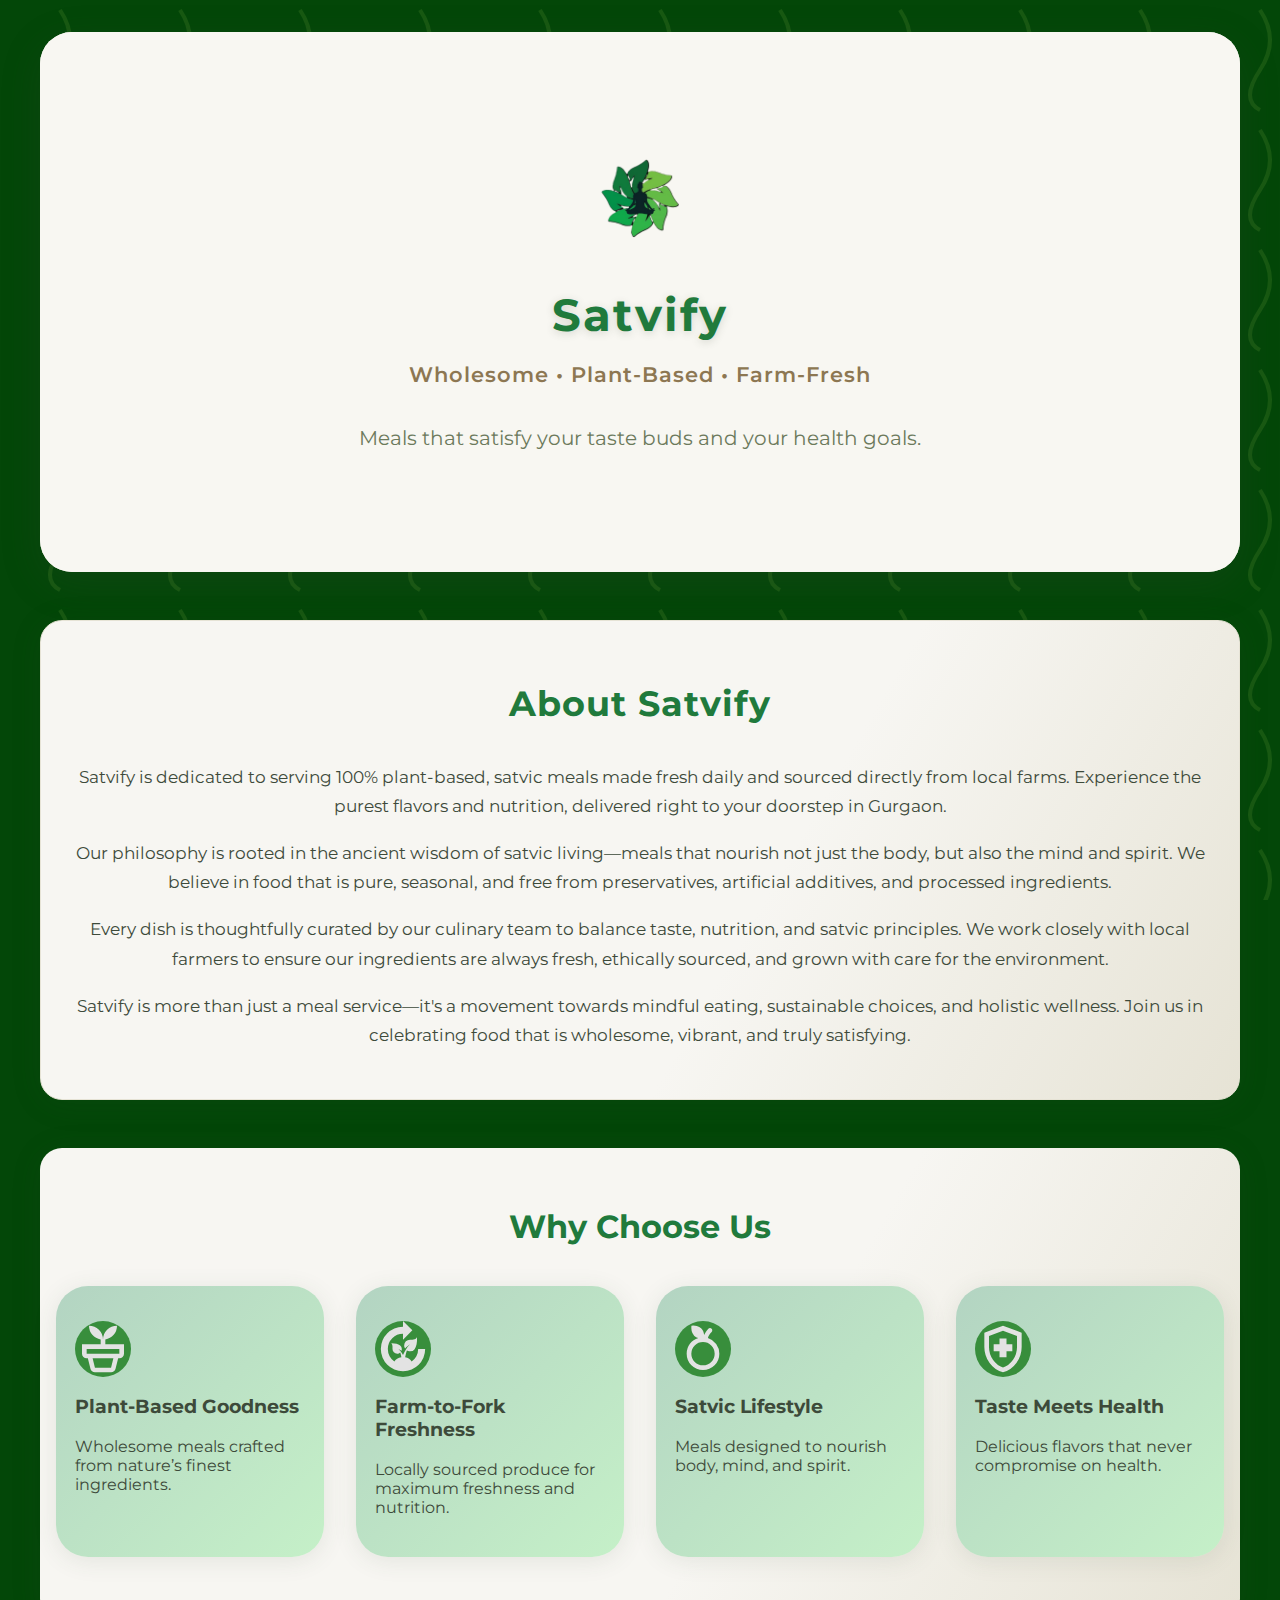
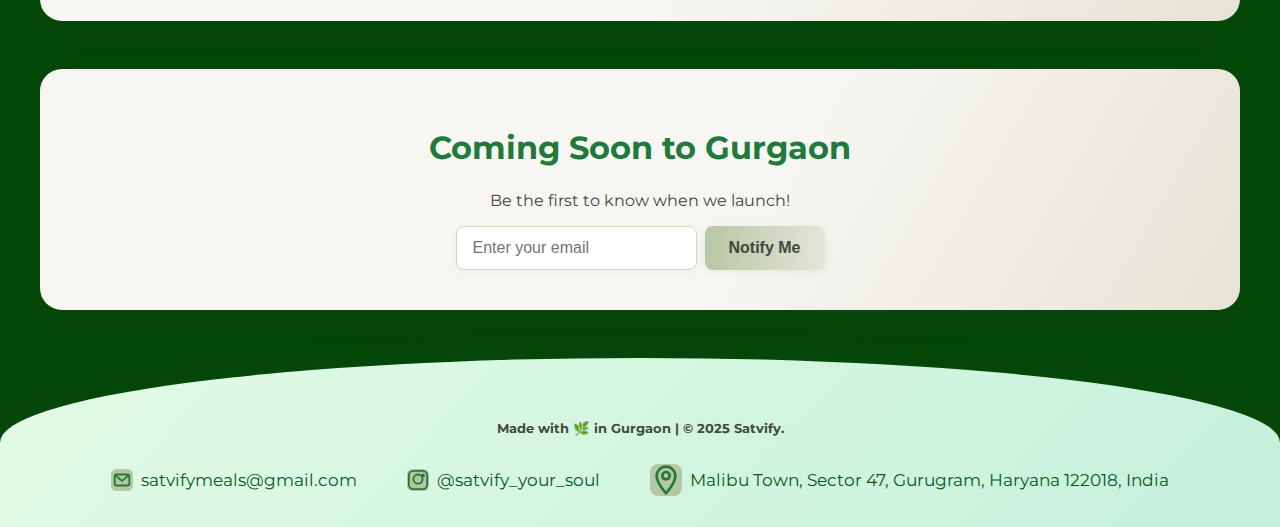
<file: index.html>
<!DOCTYPE html>
<html lang="en">
<head>
  <meta charset="UTF-8">
  <meta name="viewport" content="width=device-width, initial-scale=1.0">
  <title>Satvify — Wholesome, Plant-Based, Farm-Fresh Meals</title>
  <link rel="preconnect" href="https://fonts.googleapis.com">
  <link rel="preconnect" href="https://fonts.gstatic.com" crossorigin>
  <link href="https://fonts.googleapis.com/css2?family=Montserrat:wght@400;600;700&display=swap" rel="stylesheet">
  <link rel="stylesheet" href="styles.css">
  
</head>
<body>
  <main>
    <section class="hero">
      <div class="hero-overlay">
        <img src="./public/satvify-logo.png" alt="Satvify Logo" class="satvify-logo" />
        <h1>Satvify</h1>
        <div class="hero-divider">
        </div>
        <h2 class="hero-tagline">Wholesome • Plant-Based • Farm-Fresh</h2>
        <p class="hero-sub">Meals that satisfy your taste buds and your health goals.</p>
      </div>
    </section>
    <section class="about">
      <div class="section-header">
        <h2>About Satvify</h2>
      </div>
      <p>Satvify is dedicated to serving 100% plant-based, satvic meals made fresh daily and sourced directly from local farms. Experience the purest flavors and nutrition, delivered right to your doorstep in Gurgaon.</p>
      <p>Our philosophy is rooted in the ancient wisdom of satvic living—meals that nourish not just the body, but also the mind and spirit. We believe in food that is pure, seasonal, and free from preservatives, artificial additives, and processed ingredients.</p>
      <p>Every dish is thoughtfully curated by our culinary team to balance taste, nutrition, and satvic principles. We work closely with local farmers to ensure our ingredients are always fresh, ethically sourced, and grown with care for the environment.</p>
      <p>Satvify is more than just a meal service—it's a movement towards mindful eating, sustainable choices, and holistic wellness. Join us in celebrating food that is wholesome, vibrant, and truly satisfying.</p>
    </section>
    <section class="why-choose">
      <div class="section-header">
        <h2>Why Choose Us</h2>
      </div>
      <div class="cards-row">
        <div class="card">
          <img src="./public/card-plant.svg" alt="Plant-Based Goodness" class="card-icon" />
          <h3>Plant-Based Goodness</h3>
          <p>Wholesome meals crafted from nature’s finest ingredients.</p>
        </div>
        <div class="card">
          <img src="./public/card-farm.svg" alt="Farm-to-Fork Freshness" class="card-icon" />
          <h3>Farm-to-Fork Freshness</h3>
          <p>Locally sourced produce for maximum freshness and nutrition.</p>
        </div>
        <div class="card">
          <img src="./public/card-satvic.svg" alt="Satvic Lifestyle" class="card-icon" />
          <h3>Satvic Lifestyle</h3>
          <p>Meals designed to nourish body, mind, and spirit.</p>
        </div>
        <div class="card">
          <img src="./public/card-taste.svg" alt="Taste Meets Health" class="card-icon" />
          <h3>Taste Meets Health</h3>
          <p>Delicious flavors that never compromise on health.</p>
        </div>
      </div>
    </section>
    <section class="coming-soon">
      <div class="section-header">
        <h2>Coming Soon to Gurgaon</h2>
      </div>
      <p>Be the first to know when we launch!</p>
      <form class="notify-form" action="https://formspree.io/f/mwpqydja" method="POST">
        <input type="email" name="email" placeholder="Enter your email" required>
        <button type="submit">Notify Me</button>
      </form>
    </section>
  </main>
  <div class="footer-container">
    <footer>
      <h5>Made with 🌿 in Gurgaon | © 2025 Satvify.<br></h5> 
      <div class="footer-contact">
        <a href="mailto:satvifymeals@gmail.com" class="footer-icon" title="Email">
          <svg width="22" height="22" viewBox="0 0 24 24" fill="none"><rect width="24" height="24" rx="6" fill="#b7c7a3"/><path d="M4 8v8a2 2 0 002 2h12a2 2 0 002-2V8a2 2 0 00-2-2H6a2 2 0 00-2 2zm2 0l6 5 6-5" stroke="#207a3c" stroke-width="2" stroke-linecap="round" stroke-linejoin="round" fill="none"/></svg>
          satvifymeals@gmail.com
        </a>
        <a href="https://instagram.com/satvify_your_soul" class="footer-icon" target="_blank" title="Instagram">
          <svg width="22" height="22" viewBox="0 0 24 24" fill="none"><rect width="24" height="24" rx="6" fill="#b7c7a3"/><path d="M7 2h10a5 5 0 015 5v10a5 5 0 01-5 5H7a5 5 0 01-5-5V7a5 5 0 015-5zm5 4a5 5 0 100 10 5 5 0 000-10zm6.5 1a1 1 0 11-2 0 1 1 0 012 0z" stroke="#207a3c" stroke-width="2" stroke-linecap="round" stroke-linejoin="round" fill="none"/></svg>
          @satvify_your_soul
        </a>
        <a href="https://maps.google.com/?q=Malibu+Town,+Sector+47,+Gurugram,+Haryana+122018,+India" class="footer-icon" target="_blank" title="Location">
          <svg width="32" height="32" viewBox="0 0 24 24" fill="none"><rect width="24" height="24" rx="6" fill="#b7c7a3"/><path d="M12 2C8.13 2 5 5.13 5 9c0 5.25 7 13 7 13s7-7.75 7-13c0-3.87-3.13-7-7-7zm0 9.5A2.5 2.5 0 1112 6a2.5 2.5 0 010 5.5z" stroke="#207a3c" stroke-width="2" stroke-linecap="round" stroke-linejoin="round" fill="none"/></svg>
          Malibu Town, Sector 47, Gurugram, Haryana 122018, India
        </a>
      </div>
    </footer>
  </div>
  <script src="main.js"></script>
</body>
</html>
</file>
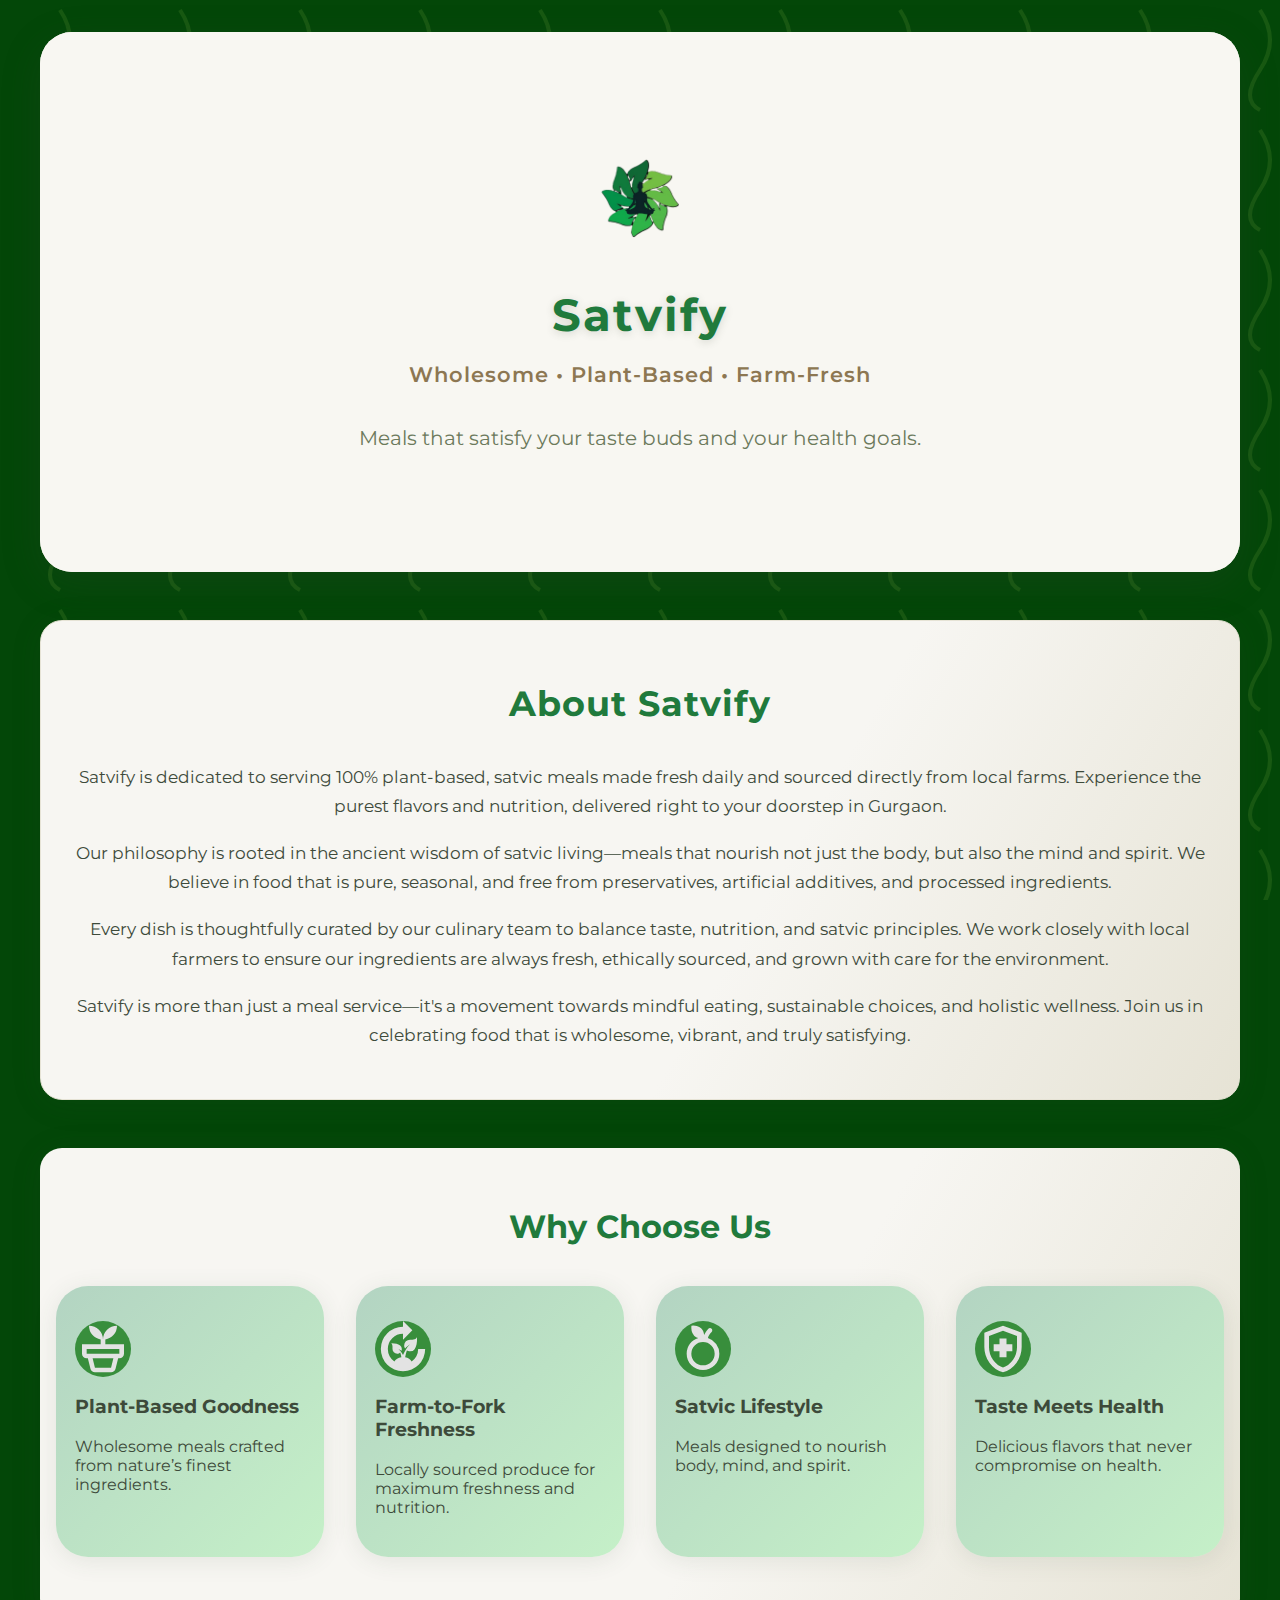
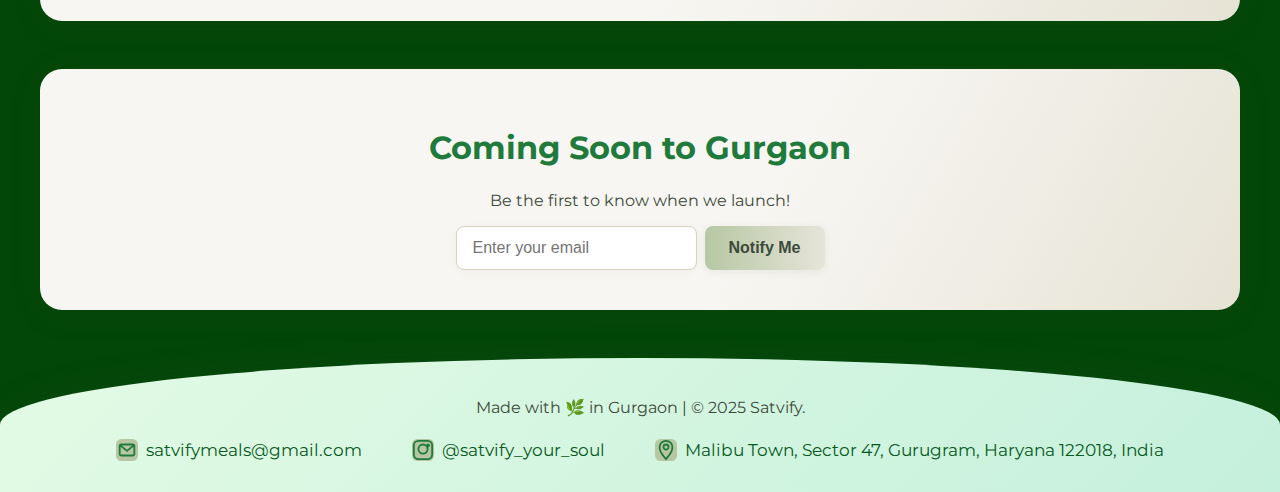
<file: src/index.html>
<!DOCTYPE html>
<html lang="en">
<head>
  <meta charset="UTF-8">
  <meta name="viewport" content="width=device-width, initial-scale=1.0">
  <title>Satvify — Wholesome, Plant-Based, Farm-Fresh Meals</title>
  <link rel="preconnect" href="https://fonts.googleapis.com">
  <link rel="preconnect" href="https://fonts.gstatic.com" crossorigin>
  <link href="https://fonts.googleapis.com/css2?family=Montserrat:wght@400;600;700&display=swap" rel="stylesheet">
  <link rel="stylesheet" href="styles.css">
  
</head>
<body>
  <main>
    <section class="hero">
      <div class="hero-overlay">
        <img src="../public/satvify-logo.png" alt="Satvify Logo" class="satvify-logo" />
        <h1>Satvify</h1>
        <div class="hero-divider">
        </div>
        <h2 class="hero-tagline">Wholesome • Plant-Based • Farm-Fresh</h2>
        <p class="hero-sub">Meals that satisfy your taste buds and your health goals.</p>
      </div>
    </section>
    <section class="about">
      <div class="section-header">
        <h2>About Satvify</h2>
      </div>
      <p>Satvify is dedicated to serving 100% plant-based, satvic meals made fresh daily and sourced directly from local farms. Experience the purest flavors and nutrition, delivered right to your doorstep in Gurgaon.</p>
      <p>Our philosophy is rooted in the ancient wisdom of satvic living—meals that nourish not just the body, but also the mind and spirit. We believe in food that is pure, seasonal, and free from preservatives, artificial additives, and processed ingredients.</p>
      <p>Every dish is thoughtfully curated by our culinary team to balance taste, nutrition, and satvic principles. We work closely with local farmers to ensure our ingredients are always fresh, ethically sourced, and grown with care for the environment.</p>
      <p>Satvify is more than just a meal service—it's a movement towards mindful eating, sustainable choices, and holistic wellness. Join us in celebrating food that is wholesome, vibrant, and truly satisfying.</p>
    </section>
    <section class="why-choose">
      <div class="section-header">
        <h2>Why Choose Us</h2>
      </div>
      <div class="cards-row">
        <div class="card">
          <img src="../public/card-plant.svg" alt="Plant-Based Goodness" class="card-icon" />
          <h3>Plant-Based Goodness</h3>
          <p>Wholesome meals crafted from nature’s finest ingredients.</p>
        </div>
        <div class="card">
          <img src="../public/card-farm.svg" alt="Farm-to-Fork Freshness" class="card-icon" />
          <h3>Farm-to-Fork Freshness</h3>
          <p>Locally sourced produce for maximum freshness and nutrition.</p>
        </div>
        <div class="card">
          <img src="../public/card-satvic.svg" alt="Satvic Lifestyle" class="card-icon" />
          <h3>Satvic Lifestyle</h3>
          <p>Meals designed to nourish body, mind, and spirit.</p>
        </div>
        <div class="card">
          <img src="../public/card-taste.svg" alt="Taste Meets Health" class="card-icon" />
          <h3>Taste Meets Health</h3>
          <p>Delicious flavors that never compromise on health.</p>
        </div>
      </div>
    </section>
    <section class="coming-soon">
      <div class="section-header">
        <h2>Coming Soon to Gurgaon</h2>
      </div>
      <p>Be the first to know when we launch!</p>
      <form class="notify-form" action="https://formspree.io/f/mwpqydja" method="POST">
        <input type="email" name="email" placeholder="Enter your email" required>
        <button type="submit">Notify Me</button>
      </form>
    </section>
  </main>
  <div class="footer-container">
    <footer>
      Made with 🌿 in Gurgaon | © 2025 Satvify.<br>
      <div class="footer-contact">
        <a href="mailto:satvifymeals@gmail.com" class="footer-icon" title="Email">
          <svg width="22" height="22" viewBox="0 0 24 24" fill="none"><rect width="24" height="24" rx="6" fill="#b7c7a3"/><path d="M4 8v8a2 2 0 002 2h12a2 2 0 002-2V8a2 2 0 00-2-2H6a2 2 0 00-2 2zm2 0l6 5 6-5" stroke="#207a3c" stroke-width="2" stroke-linecap="round" stroke-linejoin="round" fill="none"/></svg>
          satvifymeals@gmail.com
        </a>
        <a href="https://instagram.com/satvify_your_soul" class="footer-icon" target="_blank" title="Instagram">
          <svg width="22" height="22" viewBox="0 0 24 24" fill="none"><rect width="24" height="24" rx="6" fill="#b7c7a3"/><path d="M7 2h10a5 5 0 015 5v10a5 5 0 01-5 5H7a5 5 0 01-5-5V7a5 5 0 015-5zm5 4a5 5 0 100 10 5 5 0 000-10zm6.5 1a1 1 0 11-2 0 1 1 0 012 0z" stroke="#207a3c" stroke-width="2" stroke-linecap="round" stroke-linejoin="round" fill="none"/></svg>
          @satvify_your_soul
        </a>
        <a href="https://maps.google.com/?q=Malibu+Town,+Sector+47,+Gurugram,+Haryana+122018,+India" class="footer-icon" target="_blank" title="Location">
          <svg width="22" height="22" viewBox="0 0 24 24" fill="none"><rect width="24" height="24" rx="6" fill="#b7c7a3"/><path d="M12 2C8.13 2 5 5.13 5 9c0 5.25 7 13 7 13s7-7.75 7-13c0-3.87-3.13-7-7-7zm0 9.5A2.5 2.5 0 1112 6a2.5 2.5 0 010 5.5z" stroke="#207a3c" stroke-width="2" stroke-linecap="round" stroke-linejoin="round" fill="none"/></svg>
          Malibu Town, Sector 47, Gurugram, Haryana 122018, India
        </a>
      </div>
    </footer>
  </div>
  <script src="main.js"></script>
</body>
</html>
</file>
<file: styles.css>
.footer-contact {
  display: flex;
  flex-wrap: wrap;
  gap: 1.5rem;
  justify-content: center;
  align-items: center;
  margin-top: 1rem;
}
.footer-icon {
  display: inline-flex;
  align-items: center;
  gap: 0.5rem;
  font-size: 1.05rem;
  color: #085922;
  text-decoration: none;
  /* background: #f7f6f2; */
  padding: 0.4rem 0.8rem;
  border-radius: 18px;
  transition: background 0.2s, box-shadow 0.2s;
}
.footer-icon svg {
  vertical-align: middle;
  transition: transform 0.2s;
}
.footer-icon:hover {
  background: #e6e3d5;
  box-shadow: 0 2px 8px rgba(61,74,58,0.10);
  color: #388e3c;
}
.footer-icon:hover svg {
  transform: scale(1.15);
}
.about {
  margin: 3rem 0;
  padding: 2.5rem 2rem 2.5rem 2rem;
  background: linear-gradient(120deg, #f7f6f2 60%, #e6e3d5 100%);
  border-radius: 28px;
  box-shadow: 0 8px 32px rgba(61,74,58,0.13);
  position: relative;
  border: 1.5px solid #e6e3d5;
  text-align: center;
}   

.about .section-header h2 {
  font-size: 2.2rem;
  font-weight: 700;
  color: #207a3c;
  margin-bottom: 1.2rem;
  letter-spacing: 1px;
}
.about p {
  font-size: 1.08rem;
  color: #3d4a3a;
  margin-bottom: 1.1rem;
  line-height: 1.7;
}
.card:hover {
  transform: translateY(-8px) scale(1.04);
  box-shadow: 0 12px 32px rgba(61,74,58,0.18);
  background: linear-gradient(135deg, #e3fbe5 0%, #c5f0dc 100%);
}
.notify-form button:hover {
  background: linear-gradient(90deg, #388e3c 0%, #b7c7a3 100%);
  color: #005921;
  box-shadow: 0 4px 16px rgba(61,74,58,0.12);
}
.section-header:hover h2 {
  color: #388e3c;
  text-shadow: 0 2px 8px rgba(61,74,58,0.10);
}

.cards-row {
  display: flex;
  flex-direction: row;
  justify-content: center;
  align-items: stretch;
  gap: 2rem;
  width: 100%;
  margin: 2rem 0;
}
.cards-row .card {
  flex: 1 1 0;
  min-width: 0;
  max-width: 320px;
  border-radius: 32px;
  box-shadow: 0 4px 24px rgba(61,74,58,0.10);
  padding: 2.2rem 1.2rem 1.5rem 1.2rem;
  position: relative;
  border: none;
}
.cards-row .card {
  background: linear-gradient(135deg,#b3d4c2, #c5f0c8 100%);
}
.card-icon {
  position: relative;
  width: 56px;
  height: 56px;
  margin-bottom: 1rem;
  display: flex;
  align-items: center;
  justify-content: center;
  background: #388e3c;
  border-radius: 50%;
}
.card-icon::before {
  content: "";
  position: absolute;
  left: 50%;
  top: 50%;
  transform: translate(-50%, -50%);
  width: 56px;
  height: 56px;
  border-radius: 50%;
  background: #388e3c;
  z-index: 0;
}
.card-icon img, .card-icon svg {
  position: relative;
  z-index: 1;
  width: 32px;
  height: 32px;
}

@media (max-width: 1200px) {
  .cards-row {
    gap: 1rem;
  }
}
@media (max-width: 900px) {
  .cards-row {
    flex-wrap: wrap;
    gap: 1rem;
  }
  .cards-row .card {
    flex: 1 1 45%;
    max-width: 100%;
    margin-bottom: 1rem;
  }
}
@media (max-width: 600px) {
  .cards-row {
    flex-direction: column;
    gap: 1rem;
  }
  .cards-row .card {
    flex: 1 1 100%;
    max-width: 100%;
  }
}
html {
  min-height: 100%;
  width: 100%;
  background-color: #034708; /* dark green base */
background-image: url('data:image/svg+xml;utf8,<svg width="120" height="120" viewBox="0 0 120 120" fill="none" xmlns="http://www.w3.org/2000/svg"><g opacity="0.15"><path d="M60 10 Q80 40 60 70 Q40 100 60 110" stroke="%238bc34a" stroke-width="4" fill="none"/></g></svg>');
background-repeat: repeat;
background-size: 120px 120px;

  background-attachment: fixed;
}
body {
  margin: 0;
  font-family: 'Montserrat', Arial, sans-serif;
  color: #3d4a3a;
}
html, body {
  height: 100%;
  margin: 0;
}


main {
  width: 94%;
  max-width: 1200px;
  margin: 0 auto;
  padding: 0 1rem;
}
.hero {
  position: relative;
  height: 60vh;
  min-height: 400px;
  display: flex;
  align-items: center;
  justify-content: center;
  border-radius: 32px;
  overflow: hidden;
  box-shadow: 0 12px 40px rgba(61, 74, 58, 0.18);
  margin-top: 2rem;
  background: #f9f6ed;}
.hero-img {
  width: 100%;
  height: 100%;
  object-fit: cover;
  filter: brightness(0.85) saturate(1.1);
  z-index: 1;
}
.hero-overlay {
  position: absolute;
  top: 0; left: 0; right: 0; bottom: 0;
  display: flex;
  flex-direction: column;
  align-items: center;
  justify-content: center;
  background: rgba(247, 246, 242, 0.92);
  padding: 2.5rem 1rem 2rem 1rem;
  z-index: 2;
}
.satvify-logo {
  width: 120px;
  height: auto;
}
.hero h1 {
  font-size: 2.8rem;
  font-weight: 700;
  color: #207a3c;
  margin-bottom: 0.2rem;
  text-align: center;
  text-shadow: 0 2px 8px rgba(61,74,58,0.18);
  letter-spacing: 2px;
}
.hero-tagline {
  font-size: 1.3rem;
  font-weight: 600;
  color: #8d7752;
  margin-bottom: 1.2rem;
  text-align: center;
  letter-spacing: 1px;
}


.hero-sub {
  font-size: 1.25rem;
  font-weight: 400;
  color: #6c7a5c;
  margin-bottom: 1.5rem;
  text-align: center;
}
.notify-form {
  display: flex;
  gap: 0.5rem;
  margin-bottom: 0.5rem;
  justify-content: center;
}
.notify-form input[type="email"] {
  padding: 0.75rem 1rem;
  border-radius: 8px;
  border: 1px solid #d6d3c2;
  font-size: 1rem;
  background: #fff;
  outline: none;
  box-shadow: 0 2px 8px rgba(61,74,58,0.04);
}
.notify-form button {
  padding: 0.75rem 1.5rem;
  border-radius: 8px;
  border: none;
  background: linear-gradient(90deg, #b7c7a3 0%, #e6e4da 100%);
  color: #3d4a3a;
  font-weight: 600;
  font-size: 1rem;
  cursor: pointer;
  box-shadow: 0 2px 8px rgba(61,74,58,0.08);
  transition: background 0.2s;
}
.notify-form button:hover {
  background: linear-gradient(90deg, #a3b18a 0%, #e6e4da 100%);
}
.about, .why-choose, .coming-soon {
  margin: 3rem 0;
  padding: 2rem 1rem;
    background: linear-gradient(120deg, #f7f6f2 60%, #e6e3d5 100%);
  border-radius: 22px;
  box-shadow: 0 4px 32px rgba(61,74,58,0.10);
  position: relative;
}
.section-header {
  display: flex;
  align-items: center;
  justify-content: center;
  gap: 0.5rem;
  margin-bottom: 1rem;
}
.section-leaf {
  width: 32px;
  height: auto;
}
.about h2, .why-choose h2, .coming-soon h2 {
  font-size: 2rem;
  font-weight: 700;
  color: #207a3c;
  margin-bottom: 0.5rem;
  text-align: center;
}
.coming-soon {
  text-align: center;
}
.footer-container {
  width: 100vw;
  margin-left: calc(-50vw + 50%);
  background: linear-gradient(135deg, #e3fbe5 0%, #c5f0dc 100%);
  padding: 2.5rem 0 1.5rem 0;
  box-shadow: 0 -4px 32px rgba(61,74,58,0.10);
  border-top-left-radius: 100%;
  border-top-right-radius: 100%;
}
footer {
  text-align: center;
  margin: 0 auto;
  max-width: 1200px;
  padding: 0;
  background: none;
}
@keyframes fadeInUp {
  0% { opacity: 0; transform: translateY(24px); }
  100% { opacity: 1; transform: translateY(0); }
}
</file>
<file: src/styles.css>
.footer-contact {
  display: flex;
  flex-wrap: wrap;
  gap: 1.5rem;
  justify-content: center;
  align-items: center;
  margin-top: 1rem;
}
.footer-icon {
  display: inline-flex;
  align-items: center;
  gap: 0.5rem;
  font-size: 1.05rem;
  color: #085922;
  text-decoration: none;
  /* background: #f7f6f2; */
  padding: 0.4rem 0.8rem;
  border-radius: 18px;
  transition: background 0.2s, box-shadow 0.2s;
}
.footer-icon svg {
  vertical-align: middle;
  transition: transform 0.2s;
}
.footer-icon:hover {
  background: #e6e3d5;
  box-shadow: 0 2px 8px rgba(61,74,58,0.10);
  color: #388e3c;
}
.footer-icon:hover svg {
  transform: scale(1.15);
}
.about {
  margin: 3rem 0;
  padding: 2.5rem 2rem 2.5rem 2rem;
  background: linear-gradient(120deg, #f7f6f2 60%, #e6e3d5 100%);
  border-radius: 28px;
  box-shadow: 0 8px 32px rgba(61,74,58,0.13);
  position: relative;
  border: 1.5px solid #e6e3d5;
  text-align: center;
}   

.about .section-header h2 {
  font-size: 2.2rem;
  font-weight: 700;
  color: #207a3c;
  margin-bottom: 1.2rem;
  letter-spacing: 1px;
}
.about p {
  font-size: 1.08rem;
  color: #3d4a3a;
  margin-bottom: 1.1rem;
  line-height: 1.7;
}
.card:hover {
  transform: translateY(-8px) scale(1.04);
  box-shadow: 0 12px 32px rgba(61,74,58,0.18);
  background: linear-gradient(135deg, #e3fbe5 0%, #c5f0dc 100%);
}
.notify-form button:hover {
  background: linear-gradient(90deg, #388e3c 0%, #b7c7a3 100%);
  color: #005921;
  box-shadow: 0 4px 16px rgba(61,74,58,0.12);
}
.section-header:hover h2 {
  color: #388e3c;
  text-shadow: 0 2px 8px rgba(61,74,58,0.10);
}

.cards-row {
  display: flex;
  flex-direction: row;
  justify-content: center;
  align-items: stretch;
  gap: 2rem;
  width: 100%;
  margin: 2rem 0;
}
.cards-row .card {
  flex: 1 1 0;
  min-width: 0;
  max-width: 320px;
  border-radius: 32px;
  box-shadow: 0 4px 24px rgba(61,74,58,0.10);
  padding: 2.2rem 1.2rem 1.5rem 1.2rem;
  position: relative;
  border: none;
}
.cards-row .card {
  background: linear-gradient(135deg,#b3d4c2, #c5f0c8 100%);
}
.card-icon {
  position: relative;
  width: 56px;
  height: 56px;
  margin-bottom: 1rem;
  display: flex;
  align-items: center;
  justify-content: center;
  background: #388e3c;
  border-radius: 50%;
}
.card-icon::before {
  content: "";
  position: absolute;
  left: 50%;
  top: 50%;
  transform: translate(-50%, -50%);
  width: 56px;
  height: 56px;
  border-radius: 50%;
  background: #388e3c;
  z-index: 0;
}
.card-icon img, .card-icon svg {
  position: relative;
  z-index: 1;
  width: 32px;
  height: 32px;
}

@media (max-width: 1200px) {
  .cards-row {
    gap: 1rem;
  }
}
@media (max-width: 900px) {
  .cards-row {
    flex-wrap: wrap;
    gap: 1rem;
  }
  .cards-row .card {
    flex: 1 1 45%;
    max-width: 100%;
    margin-bottom: 1rem;
  }
}
@media (max-width: 600px) {
  .cards-row {
    flex-direction: column;
    gap: 1rem;
  }
  .cards-row .card {
    flex: 1 1 100%;
    max-width: 100%;
  }
}
html {
  min-height: 100%;
  width: 100%;
  background-color: #034708; /* dark green base */
background-image: url('data:image/svg+xml;utf8,<svg width="120" height="120" viewBox="0 0 120 120" fill="none" xmlns="http://www.w3.org/2000/svg"><g opacity="0.15"><path d="M60 10 Q80 40 60 70 Q40 100 60 110" stroke="%238bc34a" stroke-width="4" fill="none"/></g></svg>');
background-repeat: repeat;
background-size: 120px 120px;

  background-attachment: fixed;
}
body {
  margin: 0;
  font-family: 'Montserrat', Arial, sans-serif;
  color: #3d4a3a;
}
html, body {
  height: 100%;
  margin: 0;
}


main {
  width: 94%;
  max-width: 1200px;
  margin: 0 auto;
  padding: 0 1rem;
}
.hero {
  position: relative;
  height: 60vh;
  min-height: 400px;
  display: flex;
  align-items: center;
  justify-content: center;
  border-radius: 32px;
  overflow: hidden;
  box-shadow: 0 12px 40px rgba(61, 74, 58, 0.18);
  margin-top: 2rem;
  background: #f9f6ed;}
.hero-img {
  width: 100%;
  height: 100%;
  object-fit: cover;
  filter: brightness(0.85) saturate(1.1);
  z-index: 1;
}
.hero-overlay {
  position: absolute;
  top: 0; left: 0; right: 0; bottom: 0;
  display: flex;
  flex-direction: column;
  align-items: center;
  justify-content: center;
  background: rgba(247, 246, 242, 0.92);
  padding: 2.5rem 1rem 2rem 1rem;
  z-index: 2;
}
.satvify-logo {
  width: 120px;
  height: auto;
}
.hero h1 {
  font-size: 2.8rem;
  font-weight: 700;
  color: #207a3c;
  margin-bottom: 0.2rem;
  text-align: center;
  text-shadow: 0 2px 8px rgba(61,74,58,0.18);
  letter-spacing: 2px;
}
.hero-tagline {
  font-size: 1.3rem;
  font-weight: 600;
  color: #8d7752;
  margin-bottom: 1.2rem;
  text-align: center;
  letter-spacing: 1px;
}


.hero-sub {
  font-size: 1.25rem;
  font-weight: 400;
  color: #6c7a5c;
  margin-bottom: 1.5rem;
  text-align: center;
}
.notify-form {
  display: flex;
  gap: 0.5rem;
  margin-bottom: 0.5rem;
  justify-content: center;
}
.notify-form input[type="email"] {
  padding: 0.75rem 1rem;
  border-radius: 8px;
  border: 1px solid #d6d3c2;
  font-size: 1rem;
  background: #fff;
  outline: none;
  box-shadow: 0 2px 8px rgba(61,74,58,0.04);
}
.notify-form button {
  padding: 0.75rem 1.5rem;
  border-radius: 8px;
  border: none;
  background: linear-gradient(90deg, #b7c7a3 0%, #e6e4da 100%);
  color: #3d4a3a;
  font-weight: 600;
  font-size: 1rem;
  cursor: pointer;
  box-shadow: 0 2px 8px rgba(61,74,58,0.08);
  transition: background 0.2s;
}
.notify-form button:hover {
  background: linear-gradient(90deg, #a3b18a 0%, #e6e4da 100%);
}
.about, .why-choose, .coming-soon {
  margin: 3rem 0;
  padding: 2rem 1rem;
    background: linear-gradient(120deg, #f7f6f2 60%, #e6e3d5 100%);
  border-radius: 22px;
  box-shadow: 0 4px 32px rgba(61,74,58,0.10);
  position: relative;
}
.section-header {
  display: flex;
  align-items: center;
  justify-content: center;
  gap: 0.5rem;
  margin-bottom: 1rem;
}
.section-leaf {
  width: 32px;
  height: auto;
}
.about h2, .why-choose h2, .coming-soon h2 {
  font-size: 2rem;
  font-weight: 700;
  color: #207a3c;
  margin-bottom: 0.5rem;
  text-align: center;
}
.coming-soon {
  text-align: center;
}
.footer-container {
  width: 100vw;
  margin-left: calc(-50vw + 50%);
  background: linear-gradient(135deg, #e3fbe5 0%, #c5f0dc 100%);
  padding: 2.5rem 0 1.5rem 0;
  box-shadow: 0 -4px 32px rgba(61,74,58,0.10);
  border-top-left-radius: 100%;
  border-top-right-radius: 100%;
}
footer {
  text-align: center;
  margin: 0 auto;
  max-width: 1200px;
  padding: 0;
  background: none;
}
@keyframes fadeInUp {
  0% { opacity: 0; transform: translateY(24px); }
  100% { opacity: 1; transform: translateY(0); }
}
</file>
